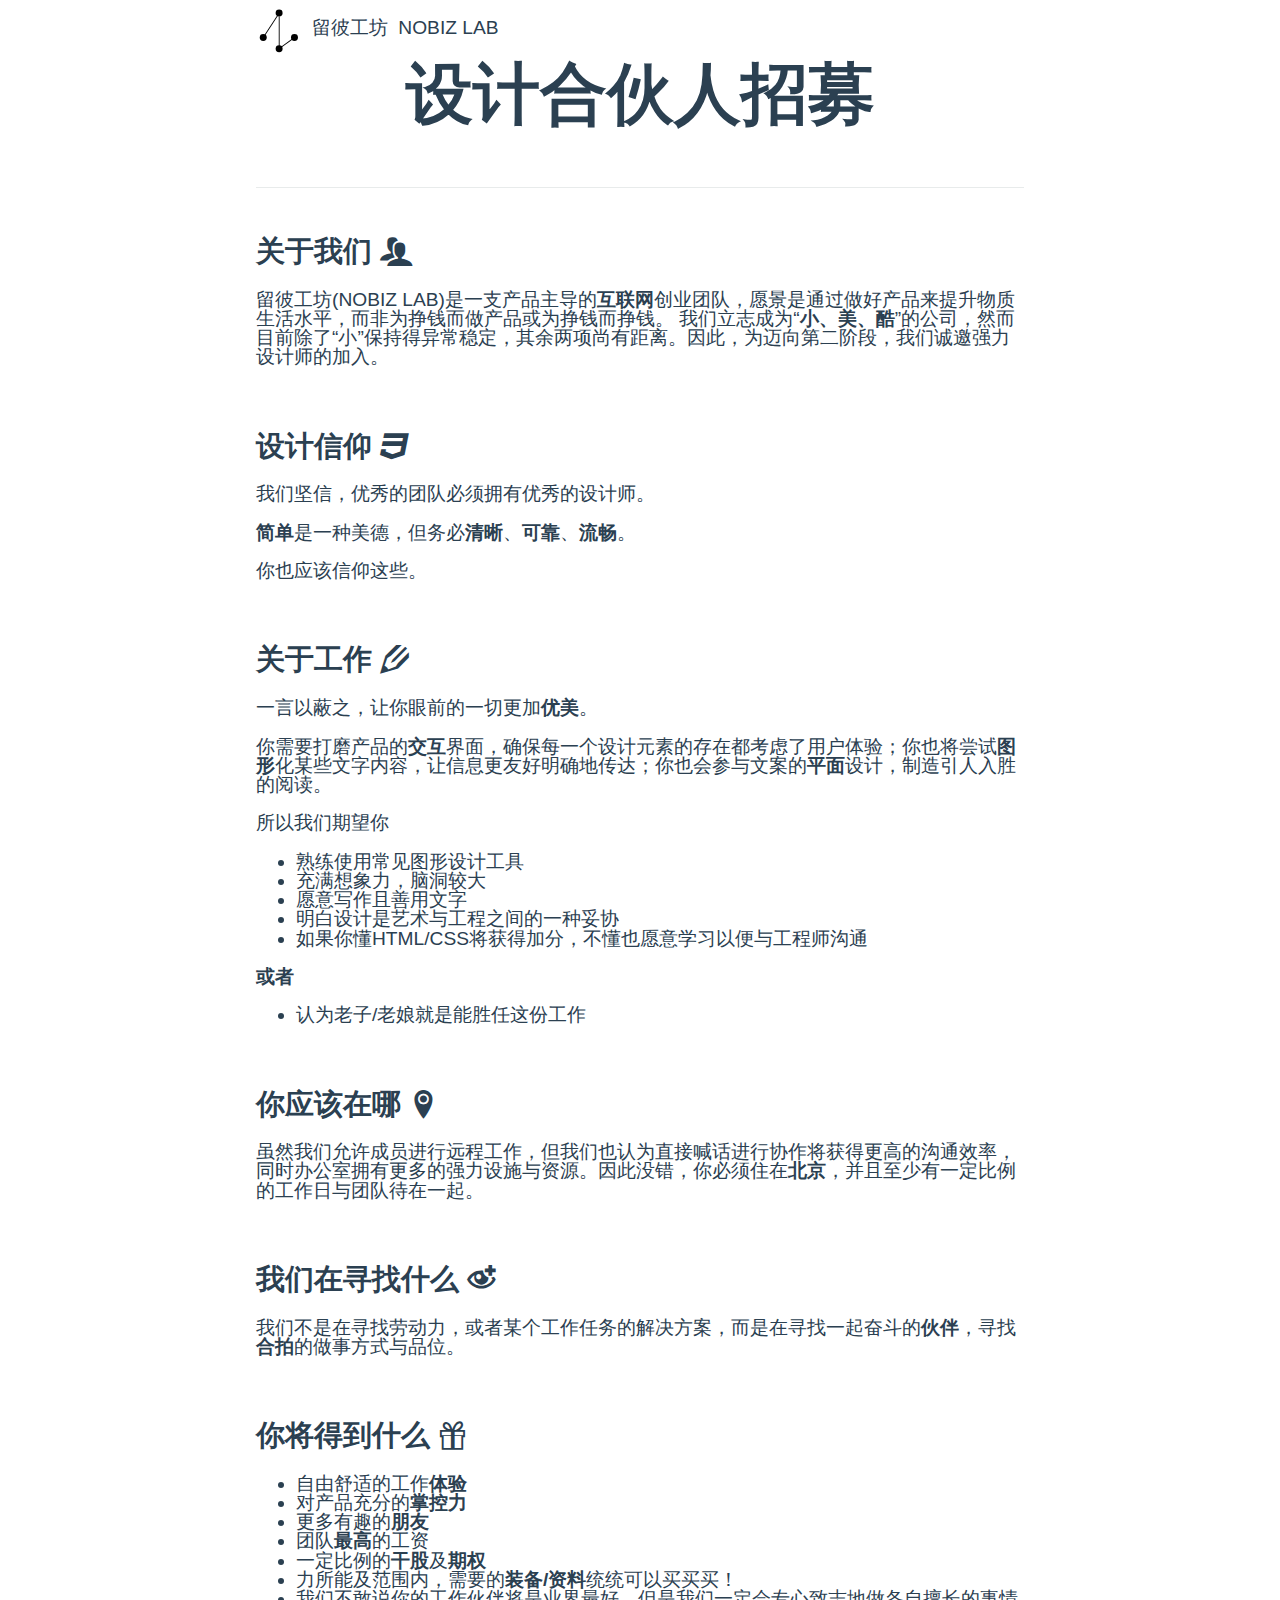
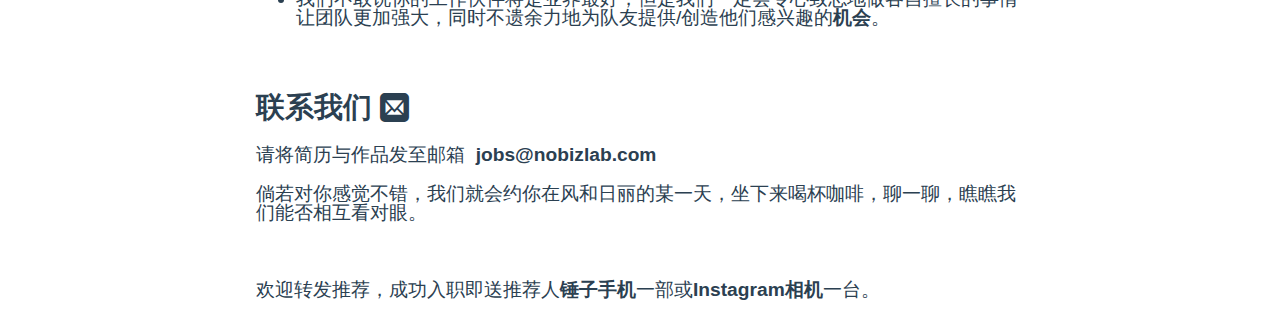
<file: index.html>
<!DOCTYPE html>
<html lang="en">
  <head>
    <meta charset="utf-8">
    <meta name="viewport" content="width=device-width, initial-scale=1, maximum-scale=1">
    <title>设计合伙人招募</title>
    <link rel="shortcut icon" href="img/favicon/logo.ico">
    <link type="text/css" rel="stylesheet" href="css/font.css">
    <link type="text/css" rel="stylesheet" href="css/main.css">
  </head>
  <body>
    <div class="hide"><img src="img/weixin.jpg"></div>
    <div class="container">
      <div class="container-title">
        <div class="logo">
          <div class="logo-img"><img src="img/logo.svg"></div><span class="company-name">&nbsp 留彼工坊</span><span class="english-name">&nbsp NOBIZ LAB</span>
        </div>
        <h1 class="page-title">设计合伙人招募</h1>
      </div>
      <section class="hr-title"><span></span></section>
      <section class="sectionOne">
        <h2>关于我们<span class="icon-users"></span></h2>
        <p>留彼工坊(NOBIZ LAB)是一支产品主导的<strong>互联网</strong>创业团队，愿景是通过做好产品来提升物质生活水平，而非为挣钱而做产品或为挣钱而挣钱。 我们立志成为“<strong>小、美、酷</strong>”的公司，然而目前除了“小”保持得异常稳定，其余两项尚有距离。因此，为迈向第二阶段，我们诚邀强力设计师的加入。</p>
      </section>
      <section class="sectionTwo clearfix">
        <h2>设计信仰<span class="icon-css3"></span></h2>
        <p>   我们坚信，优秀的团队必须拥有优秀的设计师。</p>
        <p>   <strong>简单</strong>是一种美德，但务必<strong>清晰</strong>、<strong>可靠</strong>、<strong>流畅</strong>。</p>
        <p>   你也应该信仰这些。</p>
      </section>
      <section class="sectionThree clearfix">
        <h2>关于工作<span class="icon-pencil"></span></h2><span>一言以蔽之，让你眼前的一切更加<strong>优美</strong>。</span>
        <p>你需要打磨产品的<strong>交互</strong>界面，确保每一个设计元素的存在都考虑了用户体验；你也将尝试<strong>图形</strong>化某些文字内容，让信息更友好明确地传达；你也会参与文案的<strong>平面</strong>设计，制造引人入胜的阅读。</p><span class="need-ability">所以我们期望你</span>
        <ul class="need-content">
          <li>熟练使用常见图形设计工具</li>
          <li>充满想象力，脑洞较大</li>
          <li>愿意写作且善用文字</li>
          <li>明白设计是艺术与工程之间的一种妥协</li>
          <li>如果你懂HTML/CSS将获得加分，不懂也愿意学习以便与工程师沟通</li>
        </ul><span class="need-ability"><strong>或者</strong></span>
        <ul class="need-content">
          <li>认为老子/老娘就是能胜任这份工作</li>
        </ul>
      </section>
      <section class="sectionFour">
        <h2>你应该在哪<span class="icon-location"></span></h2>
        <p>
          虽然我们允许成员进行远程工作，但我们也认为直接喊话进行协作将获得更高的沟通效率，同时办公室拥有更多的强力设施与资源。因此没错，你必须住在<strong>北京</strong>，并且至少有一定比例的工作日与团队待在一起。
          
        </p>
      </section>
      <section class="sectionFive">
        <h2>我们在寻找什么<span class="icon-eyes"></span></h2>
        <p>
          我们不是在寻找劳动力，或者某个工作任务的解决方案，而是在寻找一起奋斗的<strong>伙伴</strong>，寻找<strong>合拍</strong>的做事方式与品位。
          
        </p>
      </section>
      <section class="sectionSix">
        <h2>你将得到什么<span class="icon-gift"></span></h2>
        <ul>
          <li>自由舒适的工作<strong>体验</strong></li>
          <li>对产品充分的<strong>掌控力</strong></li>
          <li>更多有趣的<strong>朋友</strong></li>
          <li>团队<strong>最高</strong>的工资</li>
          <li>一定比例的<strong>干股</strong>及<strong>期权</strong></li>
          <li>力所能及范围内，需要的<strong>装备/资料</strong>统统可以买买买！</li>
          <li>我们不敢说你的工作伙伴将是业界最好，但是我们一定会专心致志地做各自擅长的事情让团队更加强大，同时不遗余力地为队友提供/创造他们感兴趣的<strong>机会</strong>。</li>
        </ul>
      </section>
      <section class="sectionSeven">
        <h2>联系我们<span class="icon-mail"></span></h2><span>请将简历与作品发至邮箱 &nbsp</span><span class="emial">jobs@nobizlab.com</span>
        <p>倘若对你感觉不错，我们就会约你在风和日丽的某一天，坐下来喝杯咖啡，聊一聊，瞧瞧我们能否相互看对眼。</p>
        <p>&nbsp</p>
        <p>欢迎转发推荐，成功入职即送推荐人<strong>锤子手机</strong>一部或<strong>Instagram相机</strong>一台。</p>
      </section>
    </div>
  </body>
</html>
</file>
<file: css/font.css>
@font-face {
	font-family: 'icomoon';
	src:url('../font/icomoon.eot?-i9nz57');
	src:url('../font/icomoon.eot?#iefix-i9nz57') format('embedded-opentype'),
		url('../font/icomoon.ttf?-i9nz57') format('truetype'),
		url('../font/icomoon.woff?-i9nz57') format('woff'),
		url('../font/icomoon.svg?-i9nz57#icomoon') format('svg');
	font-weight: normal;
	font-style: normal;
}

[class^="icon-"], [class*=" icon-"] {
	font-family: 'icomoon';
	speak: none;
	font-style: normal;
	font-weight: normal;
	font-variant: normal;
	text-transform: none;
	line-height: 1;

	/* Better Font Rendering =========== */
	-webkit-font-smoothing: antialiased;
	-moz-osx-font-smoothing: grayscale;
}

.icon-pencil:before {
	content: "\e906";
}
.icon-location:before {
	content: "\e948";
}
.icon-users:before {
	content: "\e972";
}
.icon-gift:before {
	content: "\e99f";
}
.icon-eyes:before {
	content: "\e9cf";
}
.icon-mail:before {
	content: "\ea83";
}
.icon-css3:before {
	content: "\eae1";
}
</file>
<file: css/main.css>
*,
*::before,
*::after {
  box-sizing: border-box;
}
body {
  margin: 0;
  padding: 0;
  color: #2b4051;
  background-color: #fff;
  font: 1.2em/1 "微软雅黑", "宋体", Arial;
}
.hide {
  display: none;
}
.clearfix:after {
  content: ".";
  display: block;
  height: 0;
  clear: both;
  visibility: hidden;
}
.container {
  position: relative;
  left: 0;
  right: 0;
  background-color: #fff;
}
.container-title {
  position: relative;
  height: 162px;
  background-color: #fff;
}
.logo {
  position: absolute;
  top: 8px;
  left: 20%;
  height: 40px;
}
.logo .logo-img {
  width: 45px;
  height: 45px;
  float: left;
}
.logo .logo-img img {
  width: 100%;
  height: 100%;
  float: left;
}
.logo span {
  display: inline-block;
  float: left;
  padding-top: 10px;
}
.page-title {
  position: absolute;
  width: 100%;
  margin: 0;
  padding: 60px 0;
  text-align: center;
  font-size: 3.5em;
}
section {
  margin: auto;
  width: 100%;
  min-height: 150px;
  float: left;
  padding: 10px 20%;
  background-color: #72a9aa;
}
section ul li {
  list-style: disc;
}
.icon-pencil,
.icon-css3,
.icon-location,
.icon-eyes,
.icon-users,
.icon-gift,
.icon-mail {
  font-size: inherit;
  padding-left: 8px;
  top: 3px;
  display: inline-block;
  position: relative;
}
section.hr-title {
  min-height: 20px !important;
  background-color: #fff;
}
section.hr-title span {
  display: inline-block;
  border-top: 1px solid #e8ebeb;
  width: 100%;
}
.sectionOne,
.sectionTwo,
.sectionThree,
.sectionFour,
.sectionFive,
.sectionSix,
.sectionSeven {
  background-color: #fff;
}
.emial {
  font-weight: bolder;
}
@media screen and (max-width: 760px) {
  body {
    font: 1em/1 "微软雅黑", "宋体", Arial;
  }
  .container-title {
    height: 80px;
  }
  .container-title .page-title {
    font-size: 2.5em;
    padding: 42px 0 40px;
  }
  section {
    padding: 0 8% 8px;
  }
  .logo {
    left: 8%;
    top: 5px;
  }
  .logo .logo-img {
    width: 30px;
    height: 30px;
  }
  .logo span {
    font-size: 0.9em;
    padding-top: 11px;
  }
  section.hr-title {
    position: relative;
    top: 5px;
  }
}
</file>
